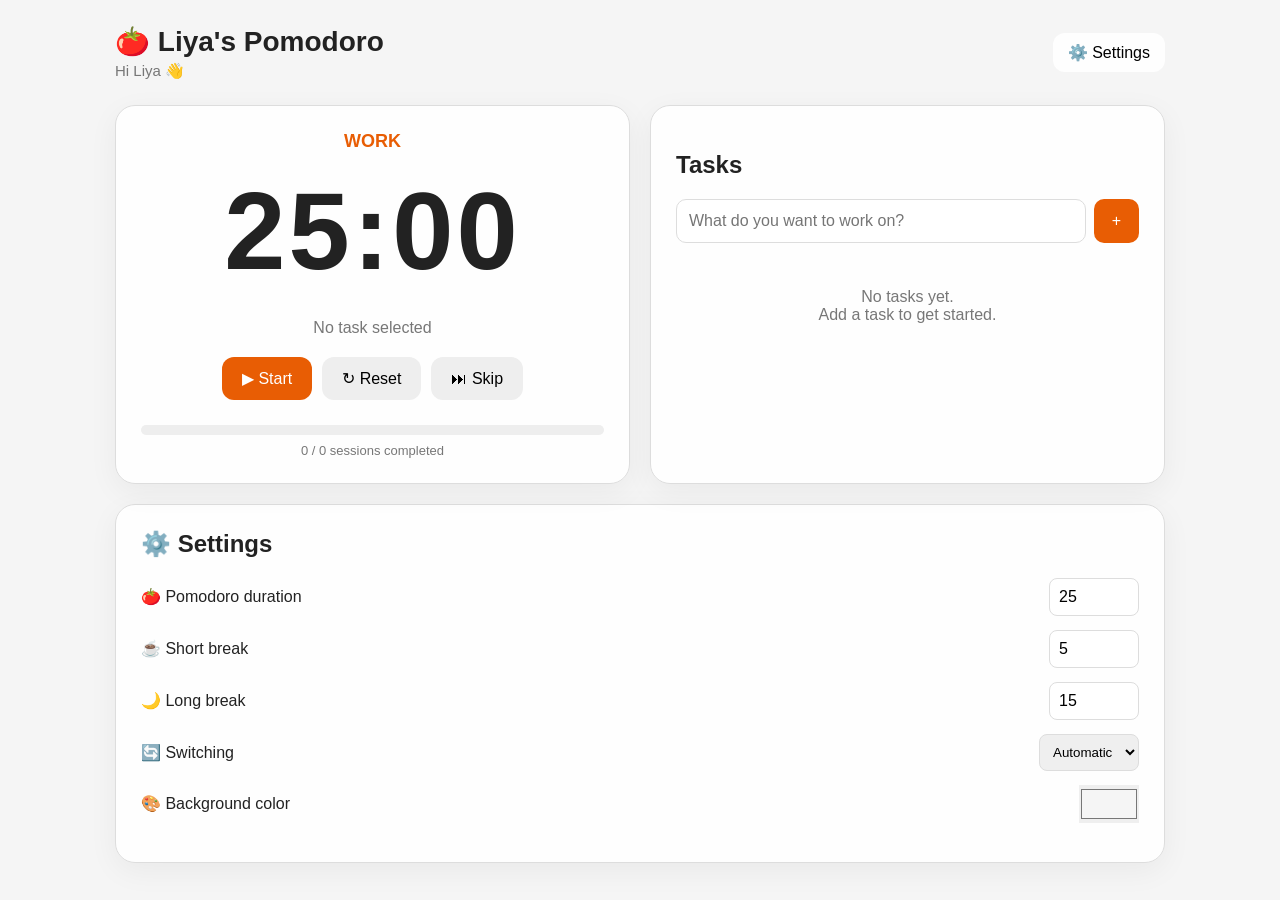
<file: index.html>
<!DOCTYPE html>
<html lang="en">
<head>
<meta charset="UTF-8">
<meta name="viewport" content="width=device-width, initial-scale=1.0">
<meta name="theme-color" content="#e85d04">
<title>Liya's Pomodoro</title>

<style>
:root {
    --accent: #e85d04;
    --bg: #f5f5f5;
    --card: rgba(255,255,255,.92);
    --text: #222;
    --muted: #777;
    --border: #ddd;
}

* {
    box-sizing: border-box;
}

body {
    margin: 0;
    min-height: 100vh;
    font-family: Arial, sans-serif;
    background: var(--bg);
    color: var(--text);
    transition: .3s;
}

button,
input {
    font: inherit;
}

button {
    cursor: pointer;
}

.app {
    max-width: 1100px;
    margin: auto;
    padding: 25px;
}

/* HEADER */

header {
    display: flex;
    justify-content: space-between;
    align-items: center;
    margin-bottom: 25px;
}

header h1 {
    margin: 0;
    font-size: 28px;
}

.settings-btn {
    border: 0;
    background: var(--card);
    border-radius: 12px;
    padding: 10px 15px;
}

/* MAIN */

.grid {
    display: grid;
    grid-template-columns: 1fr 1fr;
    gap: 20px;
}

.card {
    background: var(--card);
    border: 1px solid var(--border);
    border-radius: 20px;
    padding: 25px;
    box-shadow: 0 8px 30px rgba(0,0,0,.05);
}

/* TIMER */

.timer-card {
    text-align: center;
}

.mode {
    color: var(--accent);
    font-weight: bold;
    font-size: 18px;
    margin-bottom: 15px;
}

.timer {
    font-size: clamp(65px, 12vw, 110px);
    font-weight: 700;
    letter-spacing: 3px;
    margin: 10px 0 25px;
}

.current-task {
    color: var(--muted);
    margin-bottom: 20px;
}

.controls {
    display: flex;
    justify-content: center;
    gap: 10px;
}

.controls button {
    border: 0;
    border-radius: 12px;
    padding: 12px 20px;
    background: #eee;
}

.controls .primary {
    background: var(--accent);
    color: white;
}

/* PROGRESS */

.progress-container {
    margin-top: 25px;
}

.progress-bar {
    height: 10px;
    background: #eee;
    border-radius: 10px;
    overflow: hidden;
}

.progress {
    height: 100%;
    width: 0%;
    background: var(--accent);
    transition: width .3s;
}

.progress-text {
    margin-top: 8px;
    font-size: 13px;
    color: var(--muted);
}

/* TASKS */

.task-input {
    display: flex;
    gap: 8px;
    margin-bottom: 20px;
}

.task-input input {
    flex: 1;
    border: 1px solid var(--border);
    padding: 12px;
    border-radius: 10px;
}

.add-btn {
    border: 0;
    background: var(--accent);
    color: white;
    border-radius: 10px;
    padding: 0 18px;
}

.task {
    border: 1px solid var(--border);
    border-radius: 14px;
    padding: 15px;
    margin-bottom: 10px;
    display: flex;
    justify-content: space-between;
    gap: 15px;
    align-items: center;
}

.task.active {
    border: 2px solid var(--accent);
}

.task-info {
    flex: 1;
}

.task-name {
    font-weight: bold;
    margin-bottom: 8px;
}

.task-meta {
    font-size: 13px;
    color: var(--muted);
}

.task-actions {
    display: flex;
    gap: 5px;
}

.task-actions button {
    border: 0;
    background: #eee;
    padding: 7px 9px;
    border-radius: 8px;
}

.session-dots {
    display: flex;
    gap: 5px;
    margin-top: 8px;
}

.dot {
    width: 9px;
    height: 9px;
    border-radius: 50%;
    background: #ddd;
}

.dot.done {
    background: var(--accent);
}

/* SETTINGS */

.settings {
    margin-top: 20px;
}

.settings h2 {
    margin-top: 0;
}

.setting-row {
    display: flex;
    justify-content: space-between;
    align-items: center;
    gap: 15px;
    margin: 14px 0;
}

.setting-row input[type="number"] {
    width: 90px;
    padding: 9px;
    border: 1px solid var(--border);
    border-radius: 8px;
}

.setting-row input[type="color"] {
    width: 60px;
    height: 38px;
    border: 0;
    padding: 0;
}

select {
    padding: 9px;
    border: 1px solid var(--border);
    border-radius: 8px;
}

/* EMPTY */

.empty {
    text-align: center;
    color: var(--muted);
    padding: 25px 0;
}

/* MOBILE */

@media (max-width: 750px) {

    .app {
        padding: 15px;
    }

    .grid {
        grid-template-columns: 1fr;
    }

    header h1 {
        font-size: 22px;
    }

    .card {
        padding: 18px;
    }

    .timer {
        font-size: 70px;
    }

    .task {
        align-items: flex-start;
    }

    .task-actions {
        flex-direction: column;
    }

    .setting-row {
        align-items: flex-start;
        flex-direction: column;
    }

    .setting-row input,
    .setting-row select {
        width: 100%;
    }
}

/* SINGLE-PAGE / MOBILE POLISH */
html { scroll-behavior: smooth; }
body { overflow-x: hidden; }
.brand { display:flex; flex-direction:column; gap:4px; }
.welcome { margin:0; color:var(--muted); font-size:15px; }
.card { min-width:0; }
.task-info { min-width:0; }
.task-name { overflow-wrap:anywhere; }
@media (max-width:480px) {
 .app { padding:12px; }
 header { align-items:flex-start; gap:12px; }
 header h1 { font-size:20px; }
 .welcome { font-size:14px; }
 .settings-btn { padding:9px 11px; white-space:nowrap; }
 .timer { font-size:clamp(56px,19vw,76px); letter-spacing:1px; }
 .controls { flex-wrap:wrap; }
 .controls button { flex:1 1 90px; }
 .task-input { flex-wrap:wrap; }
 .task-input input { min-width:0; flex-basis:100%; }
 .add-btn { min-height:42px; flex:1; }
 .task { flex-direction:column; }
 .task-actions { flex-direction:row; width:100%; justify-content:flex-end; }
}

</style>
</head>

<body>

<div class="app">

<header>
    <div class="brand"><h1>🍅 Liya's Pomodoro</h1><p class="welcome">Hi Liya 👋</p></div>
    <button class="settings-btn" onclick="scrollToSettings()">⚙️ Settings</button>
</header>

<div class="grid">

<!-- TIMER -->

<section class="card timer-card">

    <div class="mode" id="mode">WORK</div>

    <div class="timer" id="timer">25:00</div>

    <div class="current-task" id="currentTask">
        No task selected
    </div>

    <div class="controls">
        <button class="primary" id="startBtn" onclick="toggleTimer()">
            ▶ Start
        </button>

        <button onclick="resetTimer()">
            ↻ Reset
        </button>

        <button onclick="skipSession()">
            ⏭ Skip
        </button>
    </div>

    <div class="progress-container">

        <div class="progress-bar">
            <div class="progress" id="progress"></div>
        </div>

        <div class="progress-text" id="progressText">
            0 / 0 sessions completed
        </div>

    </div>

</section>


<!-- TASKS -->

<section class="card">

    <h2>Tasks</h2>

    <div class="task-input">

        <input
            id="taskInput"
            type="text"
            placeholder="What do you want to work on?"
            onkeydown="handleTaskEnter(event)"
        >

        <button class="add-btn" onclick="addTask()">
            +
        </button>

    </div>

    <div id="taskList"></div>

</section>

</div>


<!-- SETTINGS -->

<section class="card settings" id="settings">

<h2>⚙️ Settings</h2>

<div class="setting-row">
    <label>🍅 Pomodoro duration</label>

    <input
        id="workDuration"
        type="number"
        min="1"
        max="180"
        onchange="saveSettings()"
    >
</div>

<div class="setting-row">
    <label>☕ Short break</label>

    <input
        id="shortBreak"
        type="number"
        min="1"
        max="60"
        onchange="saveSettings()"
    >
</div>

<div class="setting-row">
    <label>🌙 Long break</label>

    <input
        id="longBreak"
        type="number"
        min="1"
        max="120"
        onchange="saveSettings()"
    >
</div>

<div class="setting-row">
    <label>🔄 Switching</label>

    <select id="switchMode" onchange="saveSettings()">
        <option value="auto">Automatic</option>
        <option value="manual">Manual</option>
    </select>
</div>

<div class="setting-row">
    <label>🎨 Background color</label>

    <input
        id="backgroundColor"
        type="color"
        onchange="changeBackground()"
    >
</div>

</section>

</div>


<script>

/* =========================
   DEFAULT SETTINGS
========================= */

const defaultSettings = {
    workDuration: 25,
    shortBreak: 5,
    longBreak: 15,
    switchMode: "auto",
    backgroundColor: "#f5f5f5"
};


/* =========================
   STATE
========================= */

let settings =
    JSON.parse(localStorage.getItem("pomodoroSettings"))
    || defaultSettings;

let tasks =
    JSON.parse(localStorage.getItem("pomodoroTasks"))
    || [];

let currentTaskId =
    localStorage.getItem("currentTaskId") || null;

let mode = "work";

let timeLeft = settings.workDuration * 60;

let timerInterval = null;

let running = false;


/* =========================
   INITIALIZE
========================= */

loadSettings();

applyBackground();

renderTasks();

updateTimer();

updateCurrentTask();


/* =========================
   SETTINGS
========================= */

function loadSettings() {

    document.getElementById("workDuration").value =
        settings.workDuration;

    document.getElementById("shortBreak").value =
        settings.shortBreak;

    document.getElementById("longBreak").value =
        settings.longBreak;

    document.getElementById("switchMode").value =
        settings.switchMode;

    document.getElementById("backgroundColor").value =
        settings.backgroundColor;
}


function saveSettings() {

    settings.workDuration =
        Number(document.getElementById("workDuration").value);

    settings.shortBreak =
        Number(document.getElementById("shortBreak").value);

    settings.longBreak =
        Number(document.getElementById("longBreak").value);

    settings.switchMode =
        document.getElementById("switchMode").value;

    localStorage.setItem(
        "pomodoroSettings",
        JSON.stringify(settings)
    );

    if (!running) {

        if (mode === "work")
            timeLeft = settings.workDuration * 60;

        else if (mode === "short")
            timeLeft = settings.shortBreak * 60;

        else
            timeLeft = settings.longBreak * 60;

        updateTimer();
    }
}


function changeBackground() {

    settings.backgroundColor =
        document.getElementById("backgroundColor").value;

    localStorage.setItem(
        "pomodoroSettings",
        JSON.stringify(settings)
    );

    applyBackground();
}


function applyBackground() {

    document.body.style.background =
        settings.backgroundColor;
}


/* =========================
   TASKS
========================= */

function addTask() {

    const input =
        document.getElementById("taskInput");

    const name =
        input.value.trim();

    if (!name) return;

    const sessions =
        Number(
            prompt(
                "How many Pomodoro sessions does this task need?",
                "4"
            )
        );

    if (!sessions || sessions < 1) return;

    const task = {

        id: Date.now().toString(),

        name: name,

        sessions: sessions,

        completed: 0
    };

    tasks.push(task);

    saveTasks();

    input.value = "";

    renderTasks();
}


function handleTaskEnter(event) {

    if (event.key === "Enter") {

        addTask();

    }
}


function saveTasks() {

    localStorage.setItem(
        "pomodoroTasks",
        JSON.stringify(tasks)
    );

    localStorage.setItem(
        "currentTaskId",
        currentTaskId || ""
    );
}


function selectTask(id) {

    currentTaskId = id;

    saveTasks();

    updateCurrentTask();

    renderTasks();
}


function deleteTask(id) {

    tasks =
        tasks.filter(task => task.id !== id);

    if (currentTaskId === id) {

        currentTaskId = null;

    }

    saveTasks();

    renderTasks();

    updateCurrentTask();
}


function editTask(id) {

    const task =
        tasks.find(t => t.id === id);

    if (!task) return;

    const newName =
        prompt("Task name:", task.name);

    if (newName === null) return;

    const newSessions =
        Number(
            prompt(
                "Number of Pomodoro sessions:",
                task.sessions
            )
        );

    if (!newSessions || newSessions < 1) return;

    task.name = newName.trim();

    task.sessions = newSessions;

    if (task.completed > task.sessions)
        task.completed = task.sessions;

    saveTasks();

    renderTasks();

    updateCurrentTask();
}


/* =========================
   RENDER TASKS
========================= */

function renderTasks() {

    const list =
        document.getElementById("taskList");

    if (tasks.length === 0) {

        list.innerHTML =
            `<div class="empty">
                No tasks yet.<br>
                Add a task to get started.
            </div>`;

        return;
    }

    list.innerHTML =
        tasks.map(task => {

            const percent =
                Math.min(
                    100,
                    (task.completed / task.sessions) * 100
                );

            let dots = "";

            for (
                let i = 0;
                i < task.sessions;
                i++
            ) {

                dots += `
                    <div class="dot ${
                        i < task.completed
                        ? "done"
                        : ""
                    }"></div>
                `;
            }

            return `

            <div class="task ${
                task.id === currentTaskId
                ? "active"
                : ""
            }">

                <div
                    class="task-info"
                    onclick="selectTask('${task.id}')"
                    style="cursor:pointer"
                >

                    <div class="task-name">
                        ${escapeHTML(task.name)}
                    </div>

                    <div class="task-meta">
                        ${task.completed}
                        /
                        ${task.sessions}
                        sessions
                        •
                        ${Math.round(percent)}%
                    </div>

                    <div class="session-dots">
                        ${dots}
                    </div>

                </div>

                <div class="task-actions">

                    <button
                        onclick="editTask('${task.id}')"
                    >
                        ✏️
                    </button>

                    <button
                        onclick="deleteTask('${task.id}')"
                    >
                        🗑
                    </button>

                </div>

            </div>

            `;

        }).join("");
}


function escapeHTML(text) {

    return text
        .replaceAll("&", "&amp;")
        .replaceAll("<", "&lt;")
        .replaceAll(">", "&gt;")
        .replaceAll('"', "&quot;")
        .replaceAll("'", "&#039;");
}


/* =========================
   TIMER
========================= */

function toggleTimer() {

    if (running) {

        pauseTimer();

    } else {

        startTimer();

    }
}


function startTimer() {

    if (timerInterval) return;

    running = true;

    document.getElementById("startBtn").innerText =
        "⏸ Pause";

    timerInterval =
        setInterval(() => {

            timeLeft--;

            updateTimer();

            if (timeLeft <= 0) {

                completeSession();

            }

        }, 1000);
}


function pauseTimer() {

    clearInterval(timerInterval);

    timerInterval = null;

    running = false;

    document.getElementById("startBtn").innerText =
        "▶ Start";
}


function resetTimer() {

    pauseTimer();

    setModeDuration();

    updateTimer();
}


function setModeDuration() {

    if (mode === "work") {

        timeLeft =
            settings.workDuration * 60;

    }

    else if (mode === "short") {

        timeLeft =
            settings.shortBreak * 60;

    }

    else {

        timeLeft =
            settings.longBreak * 60;

    }
}


/* =========================
   SESSION COMPLETION
========================= */

function completeSession() {

    pauseTimer();

    if (mode === "work") {

        const task =
            tasks.find(
                t => t.id === currentTaskId
            );

        if (task) {

            if (task.completed < task.sessions) {

                task.completed++;

                saveTasks();

                renderTasks();

                updateCurrentTask();
            }

        }
    }

    const nextMode =
        getNextMode();

    if (settings.switchMode === "auto") {

        mode = nextMode;

        setModeDuration();

        updateTimer();

        updateMode();

        startTimer();

    } else {

        mode = nextMode;

        setModeDuration();

        updateTimer();

        updateMode();
    }
}


function getNextMode() {

    if (mode === "work") {

        const task =
            tasks.find(
                t => t.id === currentTaskId
            );

        if (
            task &&
            task.completed >= task.sessions
        ) {

            return "long";

        }

        return "short";
    }

    return "work";
}


/* =========================
   SKIP
========================= */

function skipSession() {

    pauseTimer();

    mode = getNextMode();

    setModeDuration();

    updateMode();

    updateTimer();

    if (settings.switchMode === "auto") {

        startTimer();

    }
}


/* =========================
   TIMER DISPLAY
========================= */

function updateTimer() {

    const minutes =
        Math.floor(timeLeft / 60);

    const seconds =
        timeLeft % 60;

    document.getElementById("timer").innerText =
        `${String(minutes).padStart(2,"0")}:${String(seconds).padStart(2,"0")}`;

    updateProgress();
}


function updateMode() {

    const element =
        document.getElementById("mode");

    if (mode === "work") {

        element.innerText = "🍅 WORK";

    }

    else if (mode === "short") {

        element.innerText = "☕ SHORT BREAK";

    }

    else {

        element.innerText = "🌙 LONG BREAK";

    }
}


/* =========================
   CURRENT TASK
========================= */

function updateCurrentTask() {

    const element =
        document.getElementById("currentTask");

    const task =
        tasks.find(
            t => t.id === currentTaskId
        );

    if (!task) {

        element.innerText =
            "No task selected";

        document.getElementById("progressText")
            .innerText =
            "0 / 0 sessions completed";

        document.getElementById("progress")
            .style.width = "0%";

        return;
    }

    element.innerText =
        `🎯 ${task.name}`;

    updateProgress();
}


function updateProgress() {

    const task =
        tasks.find(
            t => t.id === currentTaskId
        );

    if (!task) return;

    const percentage =
        Math.min(
            100,
            (task.completed / task.sessions) * 100
        );

    document.getElementById("progress")
        .style.width =
        percentage + "%";

    document.getElementById("progressText")
        .innerText =
        `${task.completed} / ${task.sessions} sessions completed`;
}


/* =========================
   SETTINGS SCROLL
========================= */

function scrollToSettings() {

    document.getElementById("settings")
        .scrollIntoView({
            behavior: "smooth"
        });
}


/* =========================
   SAVE BEFORE LEAVING
========================= */

window.addEventListener(
    "beforeunload",
    () => {

        saveTasks();

        localStorage.setItem(
            "pomodoroSettings",
            JSON.stringify(settings)
        );

    }
);

</script>

</body>
</html>
</file>
